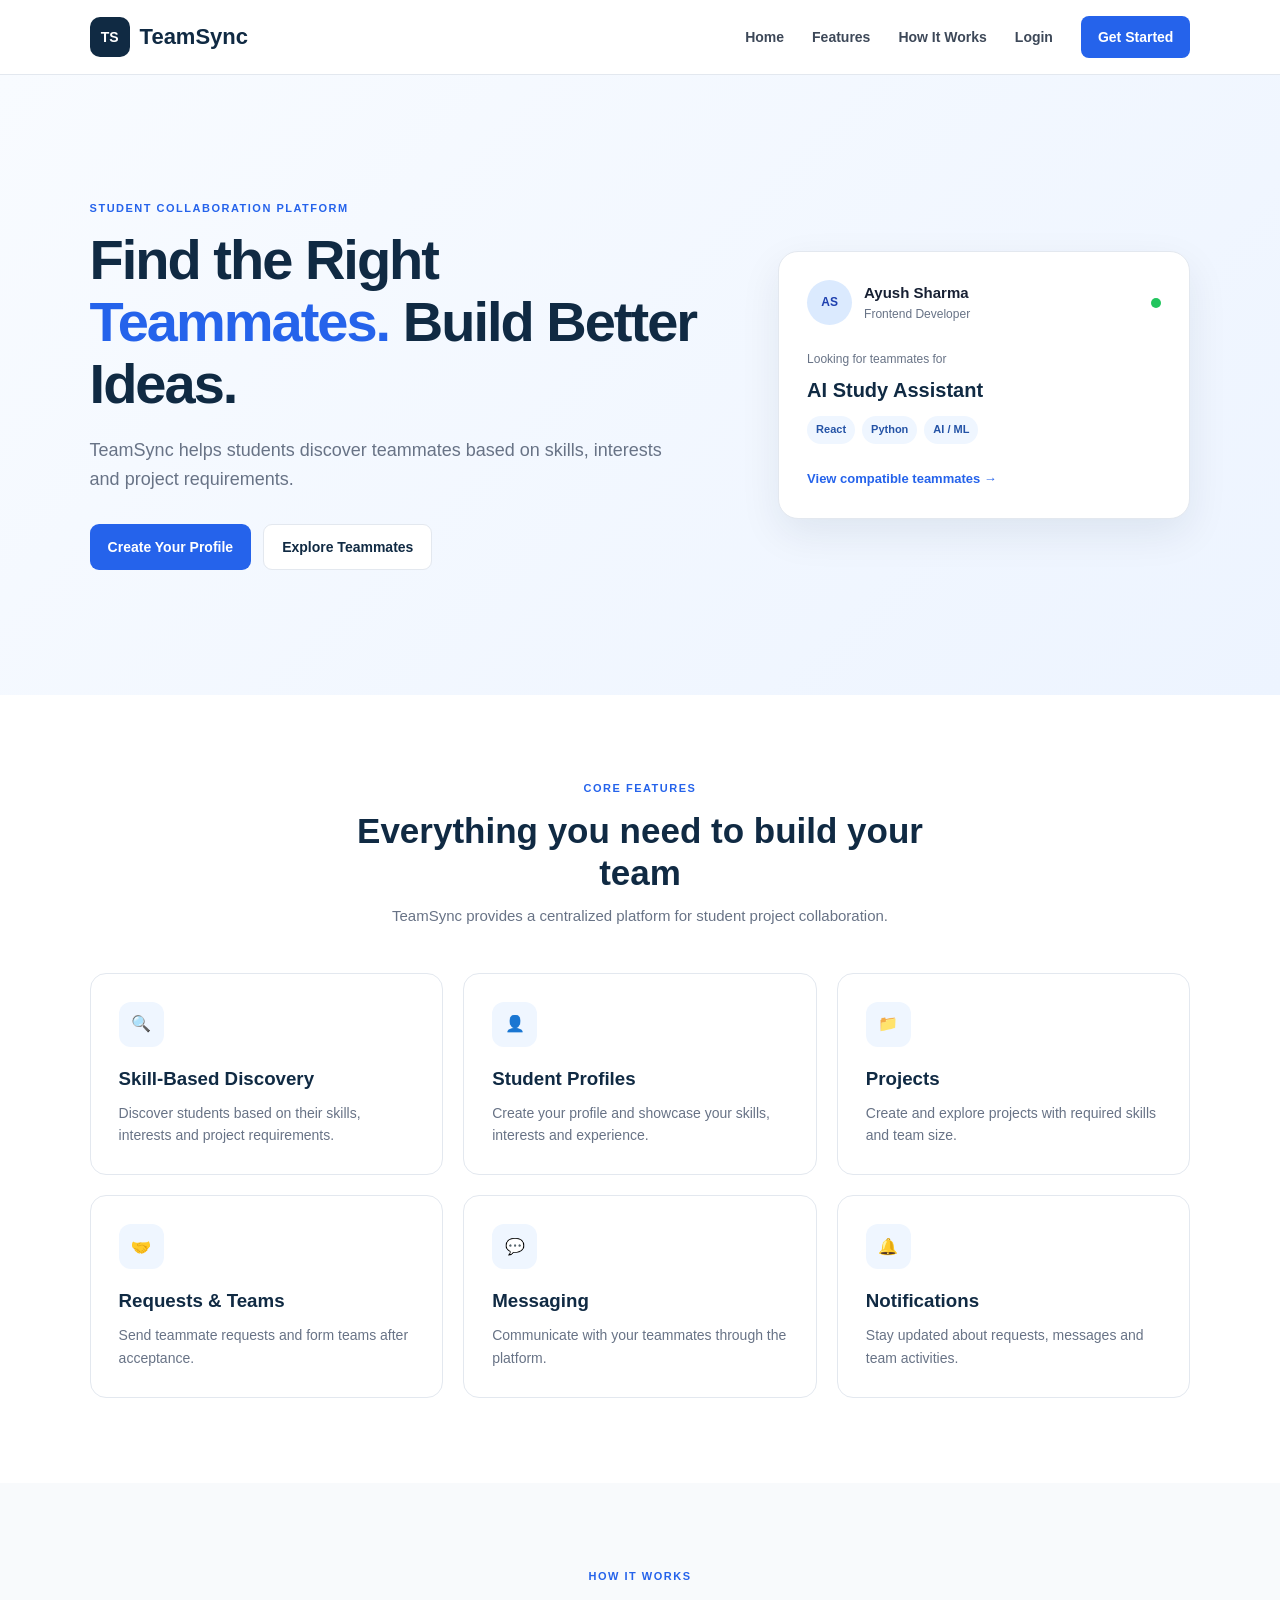
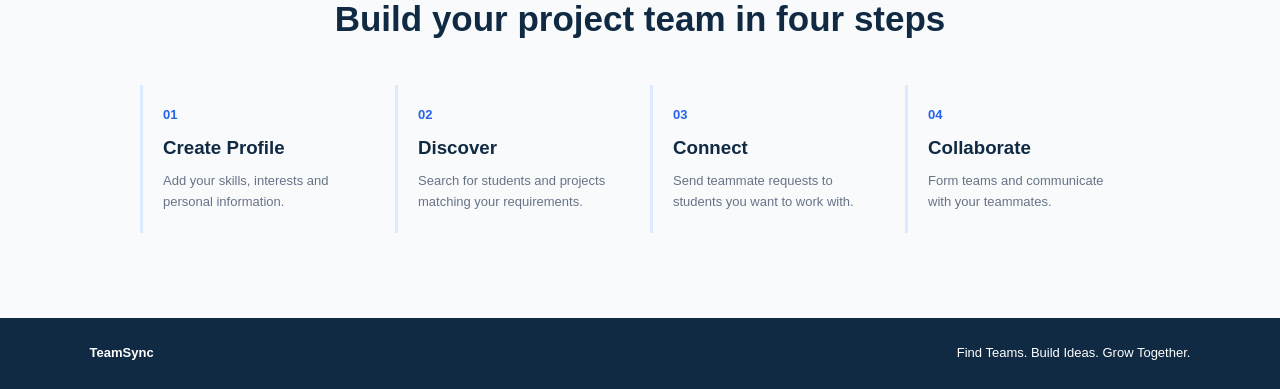
<file: index.html>
<!DOCTYPE html>
<html lang="en">

<head>
    <meta charset="UTF-8">
    <meta name="viewport" content="width=device-width, initial-scale=1.0">

    <title>TeamSync | Find Teams. Build Ideas.</title>

    <link rel="stylesheet" href="css/style.css">
</head>

<body>

    <!-- ================= NAVBAR ================= -->

    <header class="navbar">

        <div class="logo">
            <div class="logo-box">TS</div>
            <span>TeamSync</span>
        </div>

        <nav class="nav-links">
            <a href="#home">Home</a>
            <a href="#features">Features</a>
            <a href="#how-it-works">How It Works</a>
            <a href="login.html">Login</a>
            <a href="register.html" class="nav-btn">Get Started</a>
        </nav>

    </header>


    <!-- ================= HERO SECTION ================= -->

    <main>

     

<section class="hero" id="home">

    <div class="hero-content">

        <p class="small-heading">
            STUDENT COLLABORATION PLATFORM
        </p>

        <h1>
            Find the Right
            <span>Teammates.</span>
            Build Better Ideas.
        </h1>

        <p class="hero-description">
            TeamSync helps students discover teammates based on
            skills, interests and project requirements.
        </p>

        <div class="hero-buttons">

            <a href="register.html" class="primary-btn">
                Create Your Profile
            </a>

            <a href="discover.html" class="secondary-btn">
                Explore Teammates
            </a>

        </div>

    </div>




            <!-- Hero Card -->

            <div class="hero-card">

                <div class="profile-top">

                    <div class="profile-avatar">
                        AS
                    </div>

                    <div>
                        <h3>Ayush Sharma</h3>
                        <p>Frontend Developer</p>
                    </div>

                    <span class="online-dot"></span>

                </div>

                <p class="card-label">
                    Looking for teammates for
                </p>

                <h2>AI Study Assistant</h2>

                <div class="skills">

                    <span>React</span>
                    <span>Python</span>
                    <span>AI / ML</span>

                </div>

                <a href="discover.html" class="card-link">
                    View compatible teammates →
                </a>

            </div>

        </section>


        <!-- ================= FEATURES ================= -->

        <section class="section" id="features">

            <div class="section-title">

                <p class="small-heading">
                    CORE FEATURES
                </p>

                <h2>
                    Everything you need to build your team
                </h2>

                <p>
                    TeamSync provides a centralized platform for
                    student project collaboration.
                </p>

            </div>


            <div class="feature-container">

                <div class="feature-card">

                    <div class="feature-icon">
                        🔍
                    </div>

                    <h3>Skill-Based Discovery</h3>

                    <p>
                        Discover students based on their skills,
                        interests and project requirements.
                    </p>

                </div>


                <div class="feature-card">

                    <div class="feature-icon">
                        👤
                    </div>

                    <h3>Student Profiles</h3>

                    <p>
                        Create your profile and showcase your
                        skills, interests and experience.
                    </p>

                </div>


                <div class="feature-card">

                    <div class="feature-icon">
                        📁
                    </div>

                    <h3>Projects</h3>

                    <p>
                        Create and explore projects with required
                        skills and team size.
                    </p>

                </div>


                <div class="feature-card">

                    <div class="feature-icon">
                        🤝
                    </div>

                    <h3>Requests & Teams</h3>

                    <p>
                        Send teammate requests and form teams
                        after acceptance.
                    </p>

                </div>


                <div class="feature-card">

                    <div class="feature-icon">
                        💬
                    </div>

                    <h3>Messaging</h3>

                    <p>
                        Communicate with your teammates through
                        the platform.
                    </p>

                </div>


                <div class="feature-card">

                    <div class="feature-icon">
                        🔔
                    </div>

                    <h3>Notifications</h3>

                    <p>
                        Stay updated about requests, messages
                        and team activities.
                    </p>

                </div>

            </div>

        </section>


        <!-- ================= HOW IT WORKS ================= -->

        <section class="how-section" id="how-it-works">

            <div class="section-title">

                <p class="small-heading">
                    HOW IT WORKS
                </p>

                <h2>
                    Build your project team in four steps
                </h2>

            </div>


            <div class="steps-container">

                <div class="step">

                    <div class="step-number">
                        01
                    </div>

                    <h3>Create Profile</h3>

                    <p>
                        Add your skills, interests and
                        personal information.
                    </p>

                </div>


                <div class="step">

                    <div class="step-number">
                        02
                    </div>

                    <h3>Discover</h3>

                    <p>
                        Search for students and projects
                        matching your requirements.
                    </p>

                </div>


                <div class="step">

                    <div class="step-number">
                        03
                    </div>

                    <h3>Connect</h3>

                    <p>
                        Send teammate requests to students
                        you want to work with.
                    </p>

                </div>


                <div class="step">

                    <div class="step-number">
                        04
                    </div>

                    <h3>Collaborate</h3>

                    <p>
                        Form teams and communicate with
                        your teammates.
                    </p>

                </div>

            </div>

        </section>

    </main>


    <!-- ================= FOOTER ================= -->

    <footer class="footer">

        <div>
            <strong>TeamSync</strong>
        </div>

        <p>
            Find Teams. Build Ideas. Grow Together.
        </p>

    </footer>

</body>

</html>
</file>
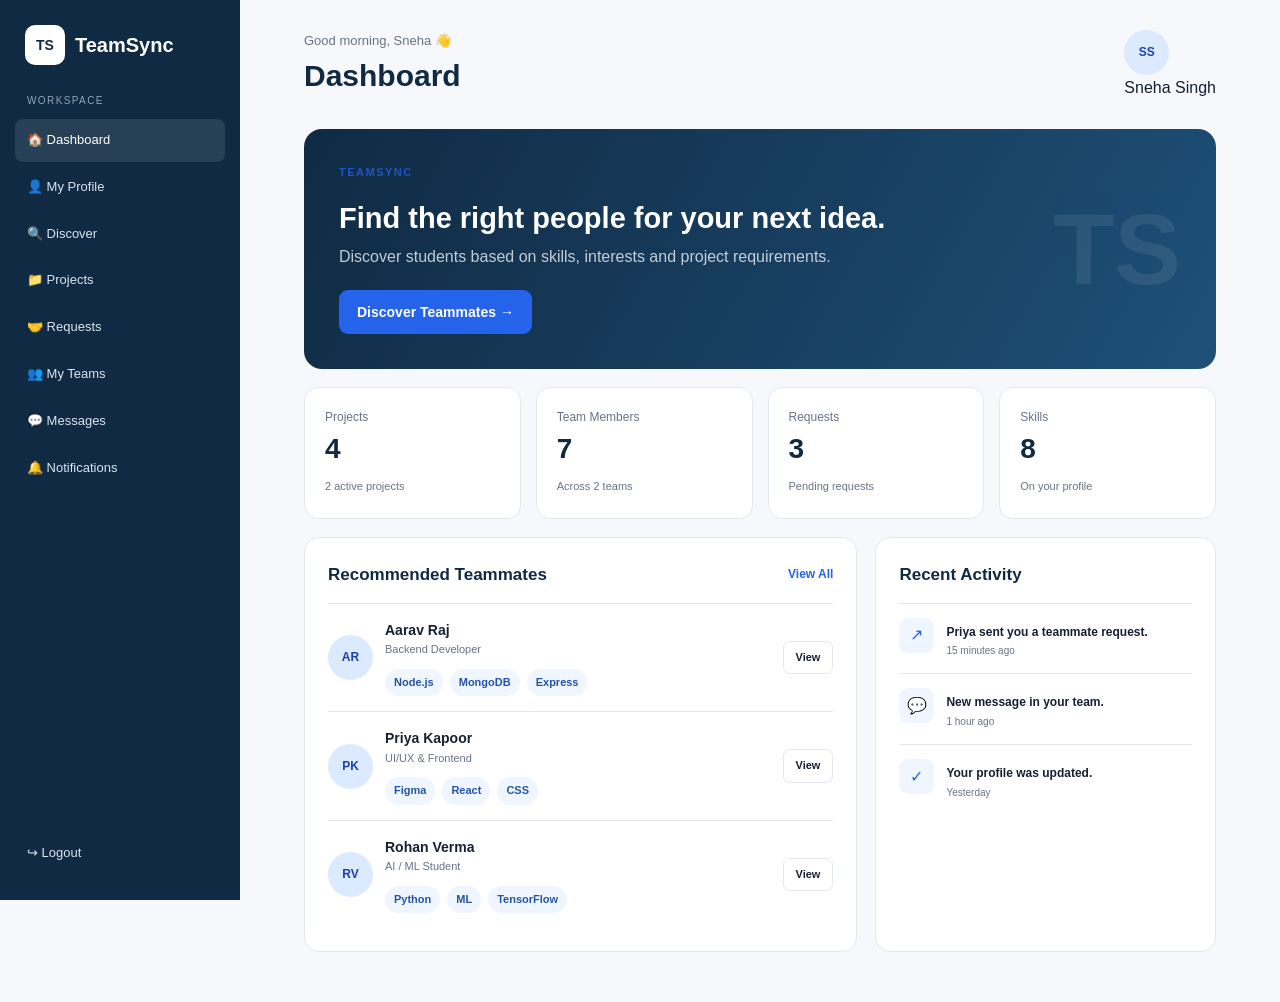
<file: dashboard.html>
<!DOCTYPE html>
<html lang="en">
    
<head>

    <meta charset="UTF-8">
    <meta name="viewport" content="width=device-width, initial-scale=1.0">

    <title>Dashboard | TeamSync</title>

    <link rel="stylesheet" href="css/style.css">

</head>

<body class="dashboard-body">


    <!-- SIDEBAR -->

    <aside class="sidebar">

        <div class="sidebar-logo">

            <div class="logo-box">
                TS
            </div>

            <span>TeamSync</span>

        </div>


        <p class="menu-title">
            WORKSPACE
        </p>


        <nav class="sidebar-menu">

            <a href="dashboard.html" class="active">
                🏠 Dashboard
            </a>

            <a href="profile.html">
                👤 My Profile
            </a>

            <a href="discover.html">
                🔍 Discover
            </a>

            <a href="projects.html">
                📁 Projects
            </a>

            <a href="requests.html">
                🤝 Requests
            </a>

            <a href="teams.html">
                👥 My Teams
            </a>

            <a href="messages.html">
                💬 Messages
            </a>

            <a href="notifications.html">
                🔔 Notifications
            </a>

        </nav>


        <div class="logout">

            <a href="index.html">
                ↪ Logout
            </a>

        </div>

    </aside>


    <!-- MAIN CONTENT -->

    <main class="dashboard-main">


        <!-- TOPBAR -->

        <header class="dashboard-header">

            <div>

                <p class="muted">
                    Good morning, Sneha 👋
                </p>

                <h1>
                    Dashboard
                </h1>

            </div>


            <a href="profile.html" class="user-profile">

                <div class="profile-avatar">
                    SS
                </div>

                <span>
                    Sneha Singh
                </span>

            </a>

        </header>


        <!-- WELCOME -->

        <section class="welcome-box">

            <div>

                <p class="small-heading">
                    TEAMSYNC
                </p>

                <h2>
                    Find the right people
                    for your next idea.
                </h2>

                <p>
                    Discover students based on skills,
                    interests and project requirements.
                </p>

                <a href="discover.html" class="primary-btn">
                    Discover Teammates →
                </a>

            </div>


            <div class="welcome-decoration">
                TS
            </div>

        </section>


        <!-- STATISTICS -->

        <section class="dashboard-stats">

            <div class="stat-card">

                <p>Projects</p>

                <h2>4</h2>

                <span>
                    2 active projects
                </span>

            </div>


            <div class="stat-card">

                <p>Team Members</p>

                <h2>7</h2>

                <span>
                    Across 2 teams
                </span>

            </div>


            <div class="stat-card">

                <p>Requests</p>

                <h2>3</h2>

                <span>
                    Pending requests
                </span>

            </div>


            <div class="stat-card">

                <p>Skills</p>

                <h2>8</h2>

                <span>
                    On your profile
                </span>

            </div>

        </section>


        <!-- DASHBOARD CONTENT -->

        <section class="dashboard-grid">


            <!-- RECOMMENDED -->

            <div class="dashboard-card">

                <div class="card-header">

                    <h2>
                        Recommended Teammates
                    </h2>

                    <a href="discover.html">
                        View All
                    </a>

                </div>


                <div class="student-row">

                    <div class="profile-avatar">
                        AR
                    </div>

                    <div class="student-info">

                        <h3>Aarav Raj</h3>

                        <p>Backend Developer</p>

                        <div class="skills">

                            <span>Node.js</span>
                            <span>MongoDB</span>
                            <span>Express</span>

                        </div>

                    </div>

                    <a href="discover.html" class="small-btn">
                        View
                    </a>

                </div>


                <div class="student-row">

                    <div class="profile-avatar">
                        PK
                    </div>

                    <div class="student-info">

                        <h3>Priya Kapoor</h3>

                        <p>UI/UX & Frontend</p>

                        <div class="skills">

                            <span>Figma</span>
                            <span>React</span>
                            <span>CSS</span>

                        </div>

                    </div>

                    <a href="discover.html" class="small-btn">
                        View
                    </a>

                </div>


                <div class="student-row">

                    <div class="profile-avatar">
                        RV
                    </div>

                    <div class="student-info">

                        <h3>Rohan Verma</h3>

                        <p>AI / ML Student</p>

                        <div class="skills">

                            <span>Python</span>
                            <span>ML</span>
                            <span>TensorFlow</span>

                        </div>

                    </div>

                    <a href="discover.html" class="small-btn">
                        View
                    </a>

                </div>

            </div>


            <!-- ACTIVITY -->

            <div class="dashboard-card">

                <div class="card-header">

                    <h2>
                        Recent Activity
                    </h2>

                </div>


                <div class="activity-item">

                    <div class="activity-icon">
                        ↗
                    </div>

                    <div>

                        <strong>
                            Priya sent you a teammate request.
                        </strong>

                        <p>
                            15 minutes ago
                        </p>

                    </div>

                </div>


                <div class="activity-item">

                    <div class="activity-icon">
                        💬
                    </div>

                    <div>

                        <strong>
                            New message in your team.
                        </strong>

                        <p>
                            1 hour ago
                        </p>

                    </div>

                </div>


                <div class="activity-item">

                    <div class="activity-icon">
                        ✓
                    </div>

                    <div>

                        <strong>
                            Your profile was updated.
                        </strong>

                        <p>
                            Yesterday
                        </p>

                    </div>

                </div>

            </div>

        </section>

    </main>

</body>

</html>
</file>
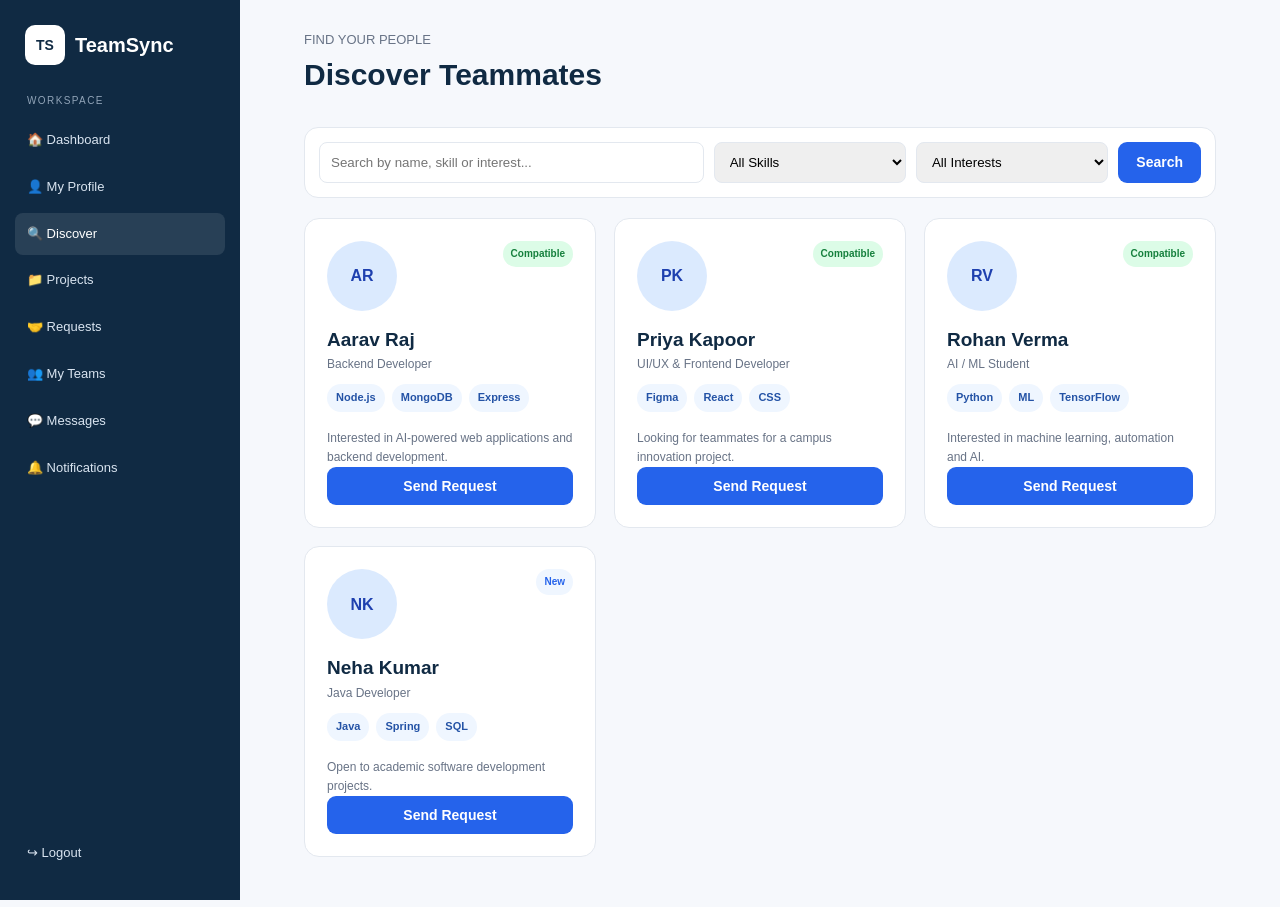
<file: discover.html>
<!DOCTYPE html>
<html lang="en">

<head>

    <meta charset="UTF-8">
    <meta name="viewport" content="width=device-width, initial-scale=1.0">

    <title>Discover | TeamSync</title>

    <link rel="stylesheet" href="css/style.css">

</head>

<body class="dashboard-body">


    <aside class="sidebar">

        <div class="sidebar-logo">

            <div class="logo-box">TS</div>

            <span>TeamSync</span>

        </div>

        <p class="menu-title">WORKSPACE</p>

        <nav class="sidebar-menu">

            <a href="dashboard.html">🏠 Dashboard</a>
            <a href="profile.html">👤 My Profile</a>
            <a href="discover.html" class="active">🔍 Discover</a>
            <a href="projects.html">📁 Projects</a>
            <a href="requests.html">🤝 Requests</a>
            <a href="teams.html">👥 My Teams</a>
            <a href="messages.html">💬 Messages</a>
            <a href="notifications.html">🔔 Notifications</a>

        </nav>

        <div class="logout">
            <a href="index.html">↪ Logout</a>
        </div>

    </aside>


    <main class="dashboard-main">

        <header class="dashboard-header">

            <div>

                <p class="muted">
                    FIND YOUR PEOPLE
                </p>

                <h1>
                    Discover Teammates
                </h1>

            </div>

        </header>


        <!-- SEARCH -->

        <div class="search-container">

            <input
                type="text"
                placeholder="Search by name, skill or interest..."
            >

            <select>

                <option>All Skills</option>
                <option>React</option>
                <option>Java</option>
                <option>Python</option>
                <option>Node.js</option>

            </select>


            <select>

                <option>All Interests</option>
                <option>AI / ML</option>
                <option>Web Development</option>
                <option>Cybersecurity</option>

            </select>


            <button class="primary-btn">
                Search
            </button>

        </div>


        <!-- STUDENTS -->

        <section class="student-grid">


            <div class="student-card">

                <div class="student-card-top">

                    <div class="large-avatar">
                        AR
                    </div>

                    <span class="compatible">
                        Compatible
                    </span>

                </div>


                <h2>
                    Aarav Raj
                </h2>

                <p>
                    Backend Developer
                </p>


                <div class="skills">

                    <span>Node.js</span>
                    <span>MongoDB</span>
                    <span>Express</span>

                </div>


                <p class="student-description">
                    Interested in AI-powered web applications
                    and backend development.
                </p>


                <button class="primary-btn full-btn">
                    Send Request
                </button>

            </div>


            <div class="student-card">

                <div class="student-card-top">

                    <div class="large-avatar">
                        PK
                    </div>

                    <span class="compatible">
                        Compatible
                    </span>

                </div>


                <h2>
                    Priya Kapoor
                </h2>

                <p>
                    UI/UX & Frontend Developer
                </p>


                <div class="skills">

                    <span>Figma</span>
                    <span>React</span>
                    <span>CSS</span>

                </div>


                <p class="student-description">
                    Looking for teammates for a campus
                    innovation project.
                </p>


                <button class="primary-btn full-btn">
                    Send Request
                </button>

            </div>


            <div class="student-card">

                <div class="student-card-top">

                    <div class="large-avatar">
                        RV
                    </div>

                    <span class="compatible">
                        Compatible
                    </span>

                </div>


                <h2>
                    Rohan Verma
                </h2>

                <p>
                    AI / ML Student
                </p>


                <div class="skills">

                    <span>Python</span>
                    <span>ML</span>
                    <span>TensorFlow</span>

                </div>


                <p class="student-description">
                    Interested in machine learning,
                    automation and AI.
                </p>


                <button class="primary-btn full-btn">
                    Send Request
                </button>

            </div>


            <div class="student-card">

                <div class="student-card-top">

                    <div class="large-avatar">
                        NK
                    </div>

                    <span class="new-label">
                        New
                    </span>

                </div>


                <h2>
                    Neha Kumar
                </h2>

                <p>
                    Java Developer
                </p>


                <div class="skills">

                    <span>Java</span>
                    <span>Spring</span>
                    <span>SQL</span>

                </div>


                <p class="student-description">
                    Open to academic software development
                    projects.
                </p>


                <button class="primary-btn full-btn">
                    Send Request
                </button>

            </div>

        </section>

    </main>

</body>

</html>
</file>
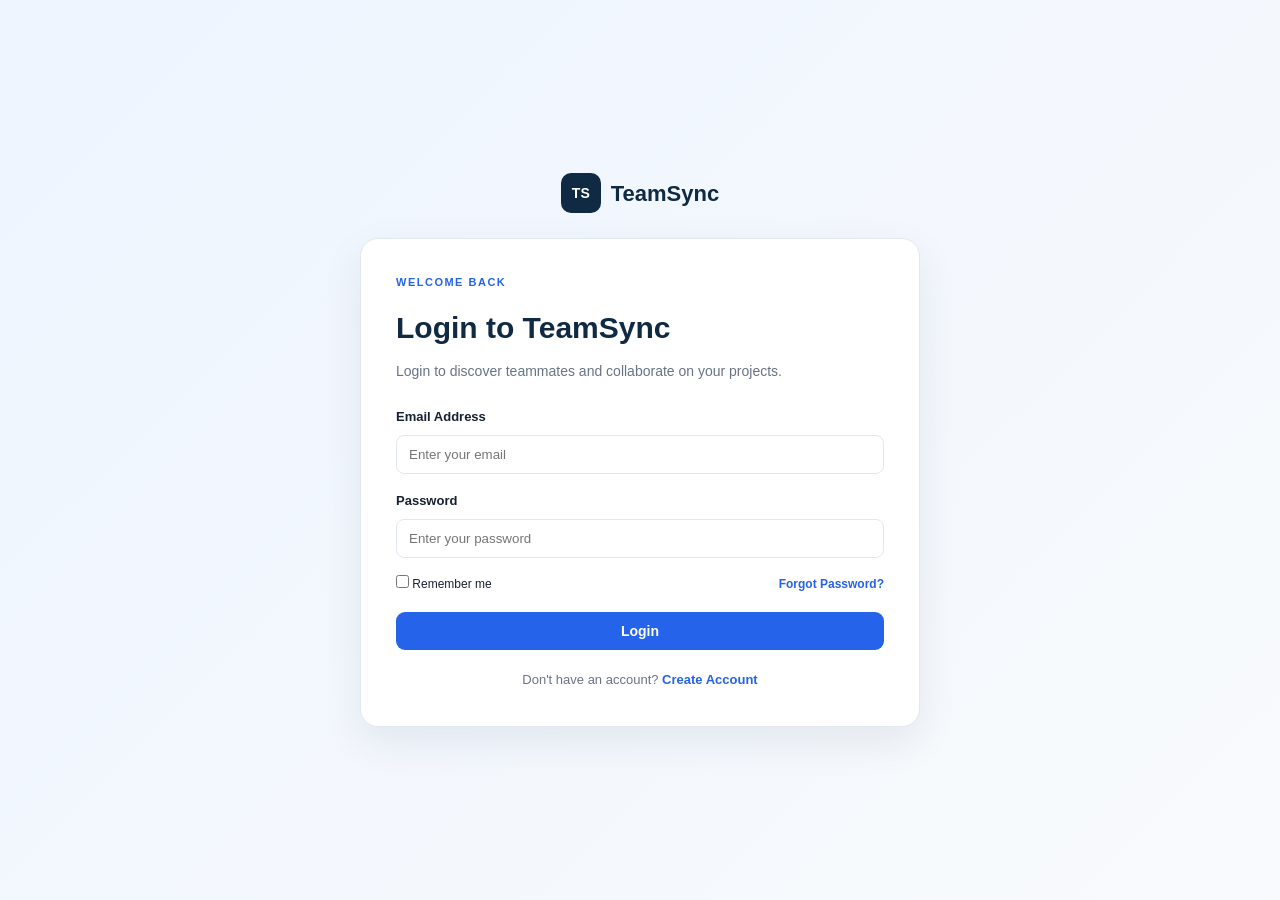
<file: login.html>
<!DOCTYPE html>
<html lang="en">

<head>

    <meta charset="UTF-8">
    <meta name="viewport" content="width=device-width, initial-scale=1.0">

    <title>Login | TeamSync</title>

    <link rel="stylesheet" href="css/style.css">

</head>

<body class="auth-page">

    <div class="auth-container">

        <a href="index.html" class="auth-logo">
            <div class="logo-box">TS</div>
            TeamSync
        </a>


        <div class="auth-card">

            <p class="small-heading">
                WELCOME BACK
            </p>

            <h1>Login to TeamSync</h1>

            <p class="auth-description">
                Login to discover teammates and collaborate
                on your projects.
            </p>


            <form action="dashboard.html">

                <div class="form-group">

                    <label>Email Address</label>

                    <input
                        type="email"
                        placeholder="Enter your email"
                        required
                    >

                </div>


                <div class="form-group">

                    <label>Password</label>

                    <input
                        type="password"
                        placeholder="Enter your password"
                        required
                    >

                </div>


                <div class="form-options">

                    <label>
                        <input type="checkbox">
                        Remember me
                    </label>

                    <a href="#">
                        Forgot Password?
                    </a>

                </div>


                <button type="submit" class="primary-btn full-btn">
                    Login
                </button>

            </form>


            <p class="auth-bottom">
                Don't have an account?
                <a href="register.html">Create Account</a>
            </p>

        </div>

    </div>

</body>

</html>
</file>
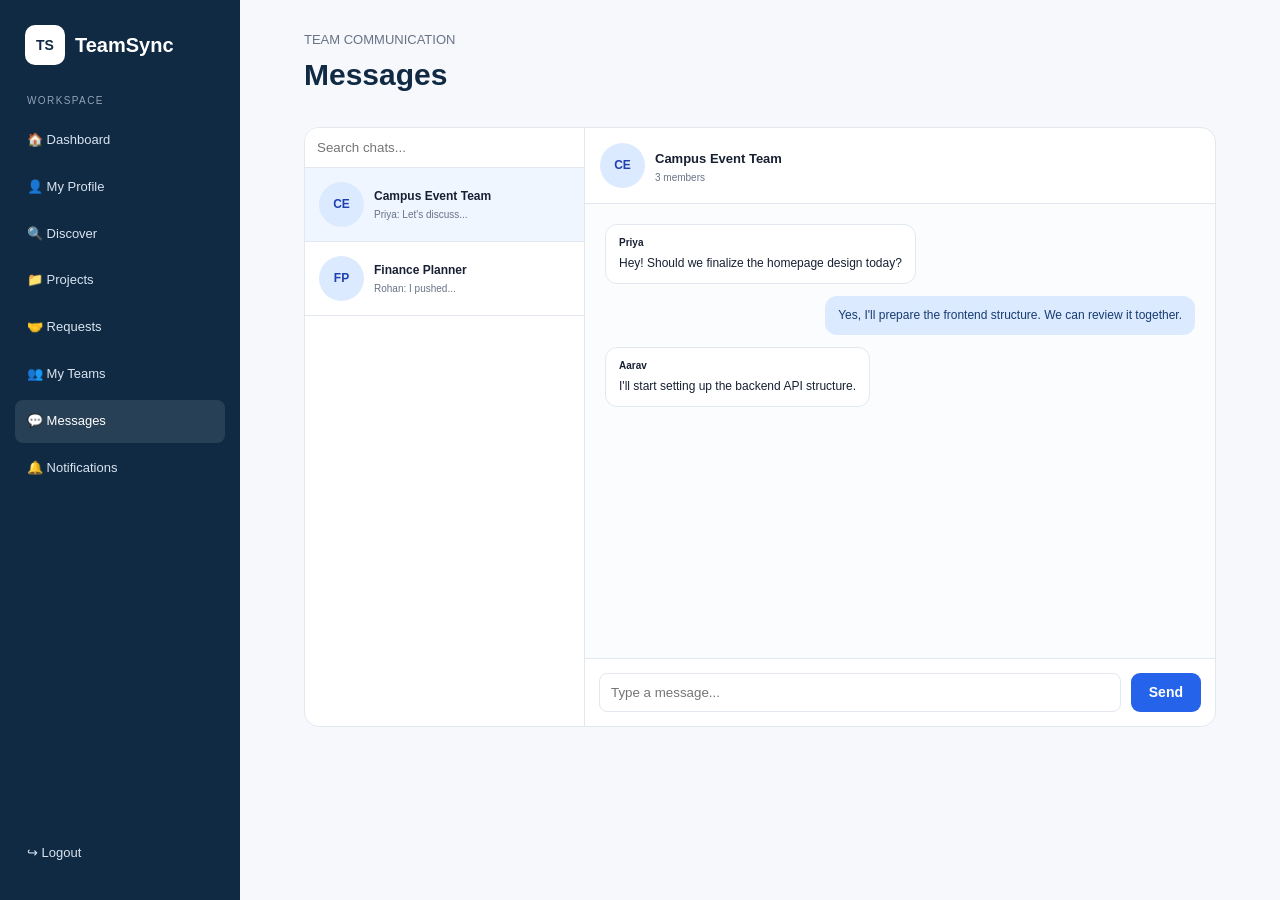
<file: messages.html>
<!DOCTYPE html>
<html lang="en">

<head>

    <meta charset="UTF-8">
    <meta name="viewport" content="width=device-width, initial-scale=1.0">

    <title>Messages | TeamSync</title>

    <link rel="stylesheet" href="css/style.css">

</head>

<body class="dashboard-body">

    <aside class="sidebar">

        <div class="sidebar-logo">
            <div class="logo-box">TS</div>
            <span>TeamSync</span>
        </div>

        <p class="menu-title">WORKSPACE</p>

        <nav class="sidebar-menu">

            <a href="dashboard.html">🏠 Dashboard</a>
            <a href="profile.html">👤 My Profile</a>
            <a href="discover.html">🔍 Discover</a>
            <a href="projects.html">📁 Projects</a>
            <a href="requests.html">🤝 Requests</a>
            <a href="teams.html">👥 My Teams</a>

            <a href="messages.html" class="active">
                💬 Messages
            </a>

            <a href="notifications.html">🔔 Notifications</a>

        </nav>

        <div class="logout">
            <a href="index.html">↪ Logout</a>
        </div>

    </aside>


    <main class="dashboard-main">

        <header class="dashboard-header">

            <div>

                <p class="muted">
                    TEAM COMMUNICATION
                </p>

                <h1>
                    Messages
                </h1>

            </div>

        </header>


        <section class="chat-container">


            <!-- CHAT LIST -->

            <aside class="chat-list">

                <input
                    type="text"
                    placeholder="Search chats..."
                >


                <div class="chat-user active">

                    <div class="profile-avatar">
                        CE
                    </div>

                    <div>

                        <strong>
                            Campus Event Team
                        </strong>

                        <p>
                            Priya: Let's discuss...
                        </p>

                    </div>

                </div>


                <div class="chat-user">

                    <div class="profile-avatar">
                        FP
                    </div>

                    <div>

                        <strong>
                            Finance Planner
                        </strong>

                        <p>
                            Rohan: I pushed...
                        </p>

                    </div>

                </div>

            </aside>


            <!-- CHAT WINDOW -->

            <section class="chat-window">


                <div class="chat-header">

                    <div class="profile-avatar">
                        CE
                    </div>

                    <div>

                        <strong>
                            Campus Event Team
                        </strong>

                        <p>
                            3 members
                        </p>

                    </div>

                </div>


                <div class="messages">


                    <div class="message received">

                        <small>Priya</small>

                        Hey! Should we finalize
                        the homepage design today?

                    </div>


                    <div class="message sent">

                        Yes, I'll prepare the frontend
                        structure. We can review it together.

                    </div>


                    <div class="message received">

                        <small>Aarav</small>

                        I'll start setting up the
                        backend API structure.

                    </div>


                </div>


                <form class="message-form">

                    <input
                        type="text"
                        placeholder="Type a message..."
                    >

                    <button class="primary-btn">
                        Send
                    </button>

                </form>

            </section>

        </section>

    </main>

</body>

</html>
</file>
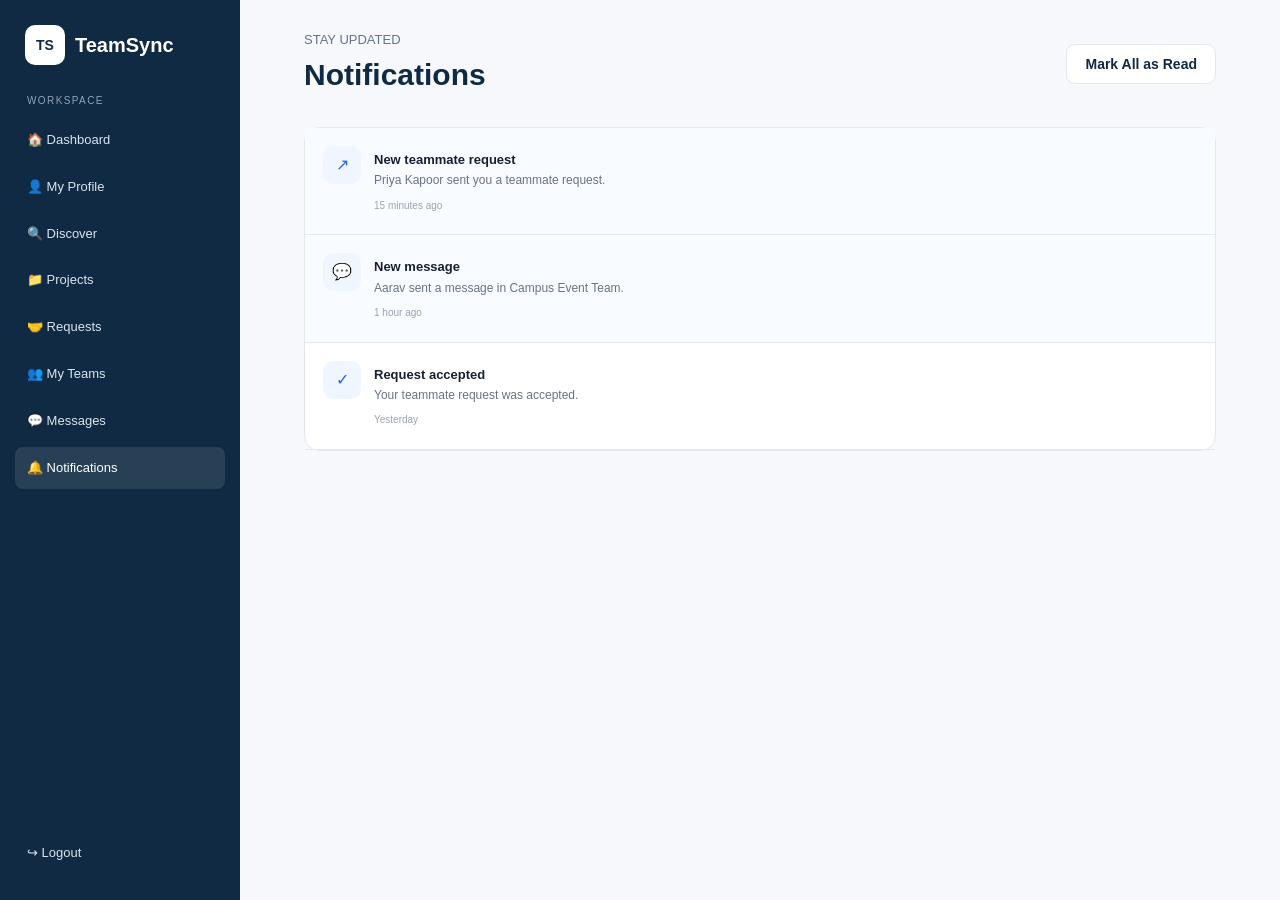
<file: notifications.html>
<!DOCTYPE html>
<html lang="en">

<head>

    <meta charset="UTF-8">
    <meta name="viewport" content="width=device-width, initial-scale=1.0">

    <title>Notifications | TeamSync</title>

    <link rel="stylesheet" href="css/style.css">

</head>

<body class="dashboard-body">

    <aside class="sidebar">

        <div class="sidebar-logo">
            <div class="logo-box">TS</div>
            <span>TeamSync</span>
        </div>

        <p class="menu-title">WORKSPACE</p>

        <nav class="sidebar-menu">

            <a href="dashboard.html">🏠 Dashboard</a>
            <a href="profile.html">👤 My Profile</a>
            <a href="discover.html">🔍 Discover</a>
            <a href="projects.html">📁 Projects</a>
            <a href="requests.html">🤝 Requests</a>
            <a href="teams.html">👥 My Teams</a>
            

            <a href="messages.html">💬 Messages</a>

            <a href="notifications.html" class="active">
                🔔 Notifications
            </a>

        </nav>

        <div class="logout">
            <a href="index.html">↪ Logout</a>
        </div>

    </aside>


    <main class="dashboard-main">

        <header class="dashboard-header">

            <div>

                <p class="muted">
                    STAY UPDATED
                </p>

                <h1>
                    Notifications
                </h1>

            </div>

            <button class="secondary-btn">
                Mark All as Read
            </button>

        </header>


        <div class="dashboard-card notification-list">


            <div class="notification unread">

                <div class="notification-icon">
                    ↗
                </div>

                <div>

                    <strong>
                        New teammate request
                    </strong>

                    <p>
                        Priya Kapoor sent you a teammate request.
                    </p>

                    <small>
                        15 minutes ago
                    </small>

                </div>

            </div>


            <div class="notification unread">

                <div class="notification-icon">
                    💬
                </div>

                <div>

                    <strong>
                        New message
                    </strong>

                    <p>
                        Aarav sent a message in
                        Campus Event Team.
                    </p>

                    <small>
                        1 hour ago
                    </small>

                </div>

            </div>


            <div class="notification">

                <div class="notification-icon">
                    ✓
                </div>

                <div>

                    <strong>
                        Request accepted
                    </strong>

                    <p>
                        Your teammate request was accepted.
                    </p>

                    <small>
                        Yesterday
                    </small>

                </div>

            </div>

        </div>

    </main>

</body>

</html>
</file>
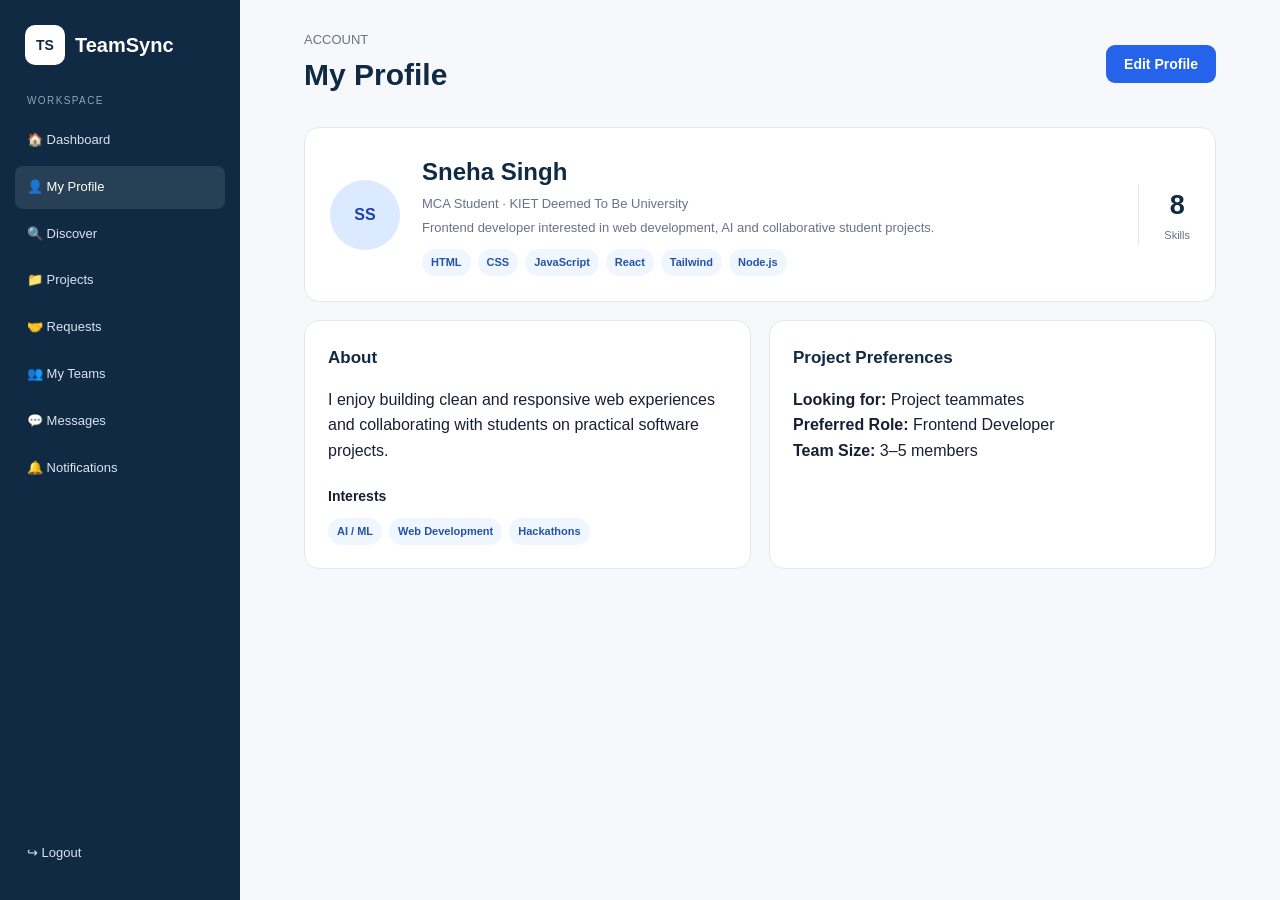
<file: profile.html>
<!DOCTYPE html>
<html lang="en">

<head>

    <meta charset="UTF-8">
    <meta name="viewport" content="width=device-width, initial-scale=1.0">

    <title>My Profile | TeamSync</title>

    <link rel="stylesheet" href="css/style.css">

</head>

<body class="dashboard-body">


    <!-- SIDEBAR -->

    <aside class="sidebar">

        <div class="sidebar-logo">

            <div class="logo-box">TS</div>

            <span>TeamSync</span>

        </div>


        <p class="menu-title">
            WORKSPACE
        </p>


        <nav class="sidebar-menu">

            <a href="dashboard.html">🏠 Dashboard</a>

            <a href="profile.html" class="active">
                👤 My Profile
            </a>

            <a href="discover.html">🔍 Discover</a>

            <a href="projects.html">📁 Projects</a>

            <a href="requests.html">🤝 Requests</a>

            <a href="teams.html">👥 My Teams</a>

            <a href="messages.html">💬 Messages</a>

            <a href="notifications.html">🔔 Notifications</a>

        </nav>


        <div class="logout">

            <a href="index.html">
                ↪ Logout
            </a>

        </div>

    </aside>


    <!-- MAIN -->

    <main class="dashboard-main">

        <header class="dashboard-header">

            <div>

                <p class="muted">
                    ACCOUNT
                </p>

                <h1>
                    My Profile
                </h1>

            </div>

            <button class="primary-btn">
                Edit Profile
            </button>

        </header>


        <!-- PROFILE HEADER -->

        <section class="profile-card">

            <div class="large-avatar">
                SS
            </div>


            <div class="profile-details">

                <h2>
                    Sneha Singh
                </h2>

                <p>
                    MCA Student · KIET Deemed To Be University
                </p>

                <p class="muted">
                    Frontend developer interested in web development,
                    AI and collaborative student projects.
                </p>


                <div class="skills">

                    <span>HTML</span>
                    <span>CSS</span>
                    <span>JavaScript</span>
                    <span>React</span>
                    <span>Tailwind</span>
                    <span>Node.js</span>

                </div>

            </div>


            <div class="profile-number">

                <h2>8</h2>

                <p>Skills</p>

            </div>

        </section>


        <!-- ABOUT -->

        <section class="two-column">


            <div class="dashboard-card">

                <div class="card-header">

                    <h2>
                        About
                    </h2>

                </div>

                <p>
                    I enjoy building clean and responsive web
                    experiences and collaborating with students
                    on practical software projects.
                </p>


                <h3 class="sub-heading">
                    Interests
                </h3>

                <div class="skills">

                    <span>AI / ML</span>
                    <span>Web Development</span>
                    <span>Hackathons</span>

                </div>

            </div>


            <div class="dashboard-card">

                <div class="card-header">

                    <h2>
                        Project Preferences
                    </h2>

                </div>

                <p>
                    <strong>Looking for:</strong>
                    Project teammates
                </p>

                <p>
                    <strong>Preferred Role:</strong>
                    Frontend Developer
                </p>

                <p>
                    <strong>Team Size:</strong>
                    3–5 members
                </p>

            </div>

        </section>

    </main>

</body>

</html>
</file>
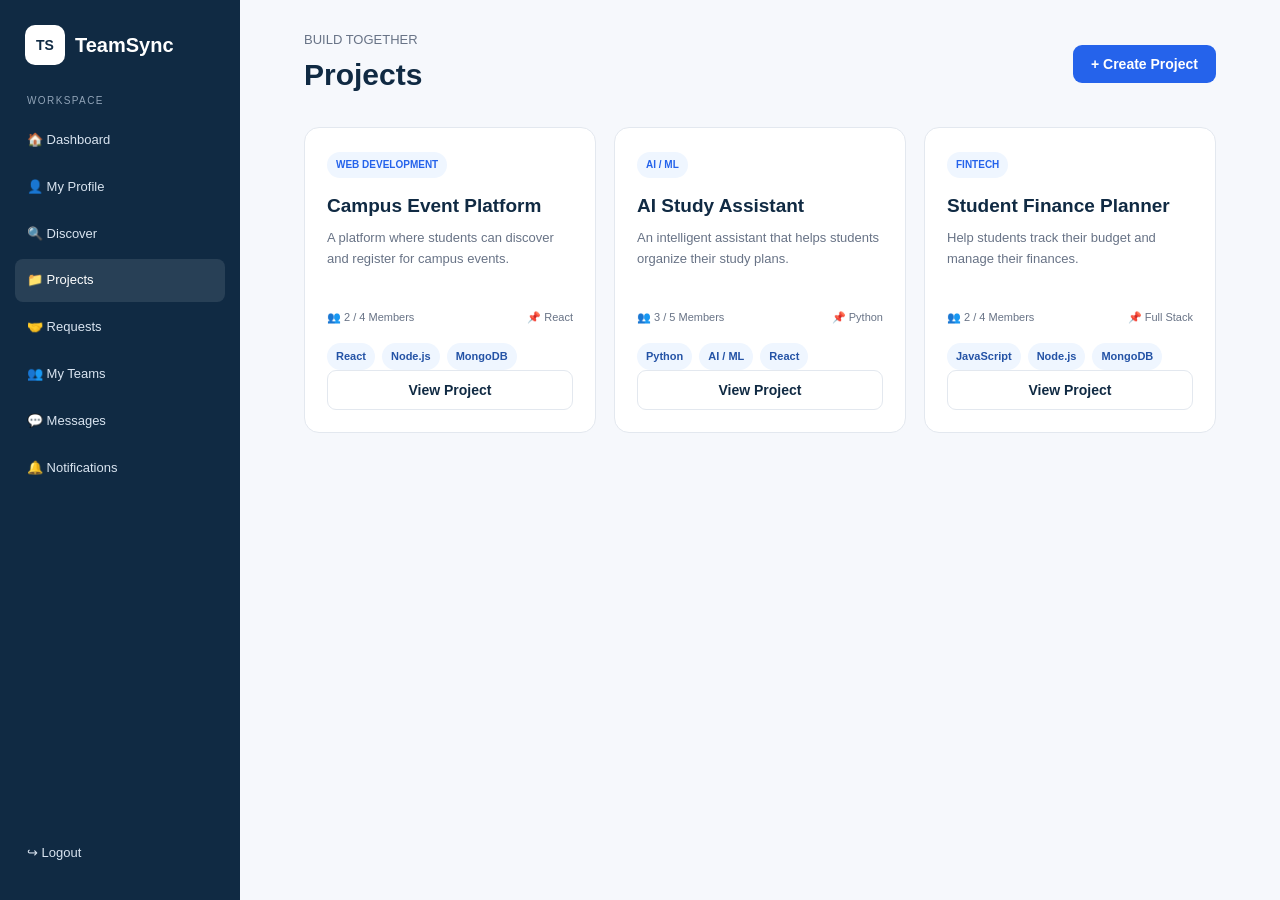
<file: projects.html>
<!DOCTYPE html>
<html lang="en">

<head>

    <meta charset="UTF-8">
    <meta name="viewport" content="width=device-width, initial-scale=1.0">

    <title>Projects | TeamSync</title>

    <link rel="stylesheet" href="css/style.css">

</head>

<body class="dashboard-body">


    <aside class="sidebar">

        <div class="sidebar-logo">

            <div class="logo-box">TS</div>

            <span>TeamSync</span>

        </div>

        <p class="menu-title">WORKSPACE</p>

        <nav class="sidebar-menu">

            <a href="dashboard.html">🏠 Dashboard</a>
            <a href="profile.html">👤 My Profile</a>
            <a href="discover.html">🔍 Discover</a>
            <a href="projects.html" class="active">📁 Projects</a>
            <a href="requests.html">🤝 Requests</a>
            <a href="teams.html">👥 My Teams</a>
            <a href="messages.html">💬 Messages</a>
            <a href="notifications.html">🔔 Notifications</a>

        </nav>

        <div class="logout">
            <a href="index.html">↪ Logout</a>
        </div>

    </aside>


    <main class="dashboard-main">

        <header class="dashboard-header">

            <div>

                <p class="muted">
                    BUILD TOGETHER
                </p>

                <h1>
                    Projects
                </h1>

            </div>


            <button class="primary-btn">
                + Create Project
            </button>

        </header>


        <section class="project-grid">


            <div class="project-card">

                <span class="project-category">
                    WEB DEVELOPMENT
                </span>

                <h2>
                    Campus Event Platform
                </h2>

                <p>
                    A platform where students can discover
                    and register for campus events.
                </p>


                <div class="project-info">

                    <span>👥 2 / 4 Members</span>

                    <span>📌 React</span>

                </div>


                <div class="skills">

                    <span>React</span>
                    <span>Node.js</span>
                    <span>MongoDB</span>

                </div>


                <button class="secondary-btn full-btn">
                    View Project
                </button>

            </div>


            <div class="project-card">

                <span class="project-category">
                    AI / ML
                </span>

                <h2>
                    AI Study Assistant
                </h2>

                <p>
                    An intelligent assistant that helps students
                    organize their study plans.
                </p>


                <div class="project-info">

                    <span>👥 3 / 5 Members</span>

                    <span>📌 Python</span>

                </div>


                <div class="skills">

                    <span>Python</span>
                    <span>AI / ML</span>
                    <span>React</span>

                </div>


                <button class="secondary-btn full-btn">
                    View Project
                </button>

            </div>


            <div class="project-card">

                <span class="project-category">
                    FINTECH
                </span>

                <h2>
                    Student Finance Planner
                </h2>

                <p>
                    Help students track their budget and
                    manage their finances.
                </p>


                <div class="project-info">

                    <span>👥 2 / 4 Members</span>

                    <span>📌 Full Stack</span>

                </div>


                <div class="skills">

                    <span>JavaScript</span>
                    <span>Node.js</span>
                    <span>MongoDB</span>

                </div>


                <button class="secondary-btn full-btn">
                    View Project
                </button>

            </div>

        </section>

    </main>

</body>

</html>
</file>
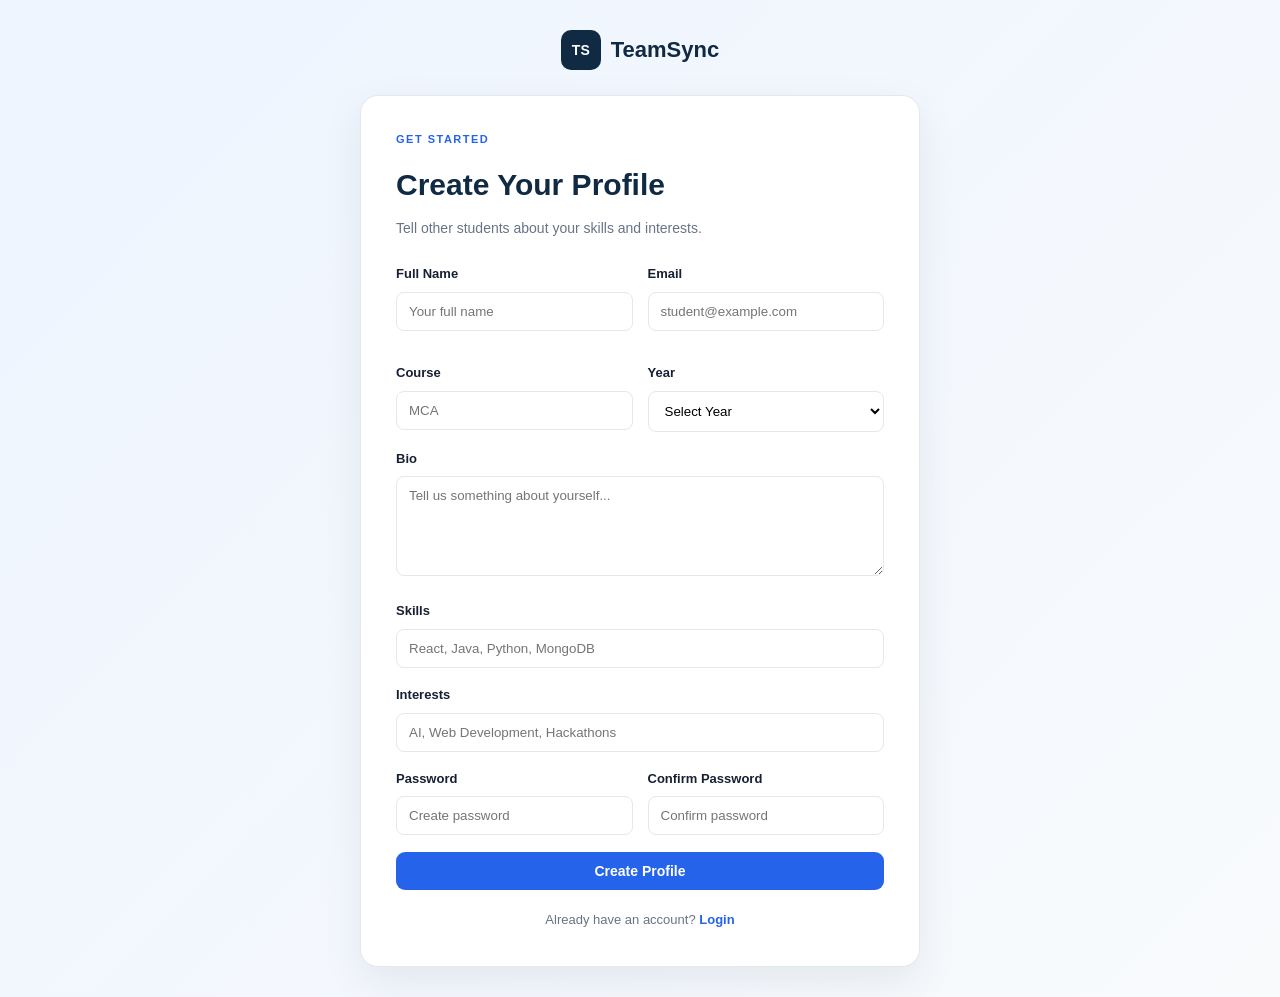
<file: register.html>
<!DOCTYPE html>
<html lang="en">

<head>

    <meta charset="UTF-8">
    <meta name="viewport" content="width=device-width, initial-scale=1.0">

    <title>Create Profile | TeamSync</title>

    <link rel="stylesheet" href="css/style.css">

</head>

<body class="auth-page">

    <div class="auth-container register-container">

        <a href="index.html" class="auth-logo">
            <div class="logo-box">TS</div>
            TeamSync
        </a>


        <div class="auth-card">

            <p class="small-heading">
                GET STARTED
            </p>

            <h1>Create Your Profile</h1>

            <p class="auth-description">
                Tell other students about your skills and interests.
            </p>


            <form action="dashboard.html">

                <div class="form-two-columns">

                    <div class="form-group">

                        <label>Full Name</label>

                        <input
                            type="text"
                            placeholder="Your full name"
                            required
                        >

                    </div>


                    <div class="form-group">

                        <label>Email</label>

                        <input
                            type="email"
                            placeholder="student@example.com"
                            required
                        >

                    </div>


                    <div class="form-group">

                        <label>Course</label>

                        <input
                            type="text"
                            placeholder="MCA"
                        >

                    </div>


                    <div class="form-group">

                        <label>Year</label>

                        <select>

                            <option>Select Year</option>
                            <option>1st Year</option>
                            <option>2nd Year</option>
                            <option>3rd Year</option>

                        </select>

                    </div>

                </div>


                <div class="form-group">

                    <label>Bio</label>

                    <textarea
                        placeholder="Tell us something about yourself..."
                    ></textarea>

                </div>


                <div class="form-group">

                    <label>Skills</label>

                    <input
                        type="text"
                        placeholder="React, Java, Python, MongoDB"
                    >

                </div>


                <div class="form-group">

                    <label>Interests</label>

                    <input
                        type="text"
                        placeholder="AI, Web Development, Hackathons"
                    >

                </div>


                <div class="form-two-columns">

                    <div class="form-group">

                        <label>Password</label>

                        <input
                            type="password"
                            placeholder="Create password"
                            required
                        >

                    </div>


                    <div class="form-group">

                        <label>Confirm Password</label>

                        <input
                            type="password"
                            placeholder="Confirm password"
                            required
                        >

                    </div>

                </div>


                <button
                    type="submit"
                    class="primary-btn full-btn"
                >
                    Create Profile
                </button>

            </form>


            <p class="auth-bottom">

                Already have an account?

                <a href="login.html">
                    Login
                </a>

            </p>

        </div>

    </div>

</body>

</html>
</file>
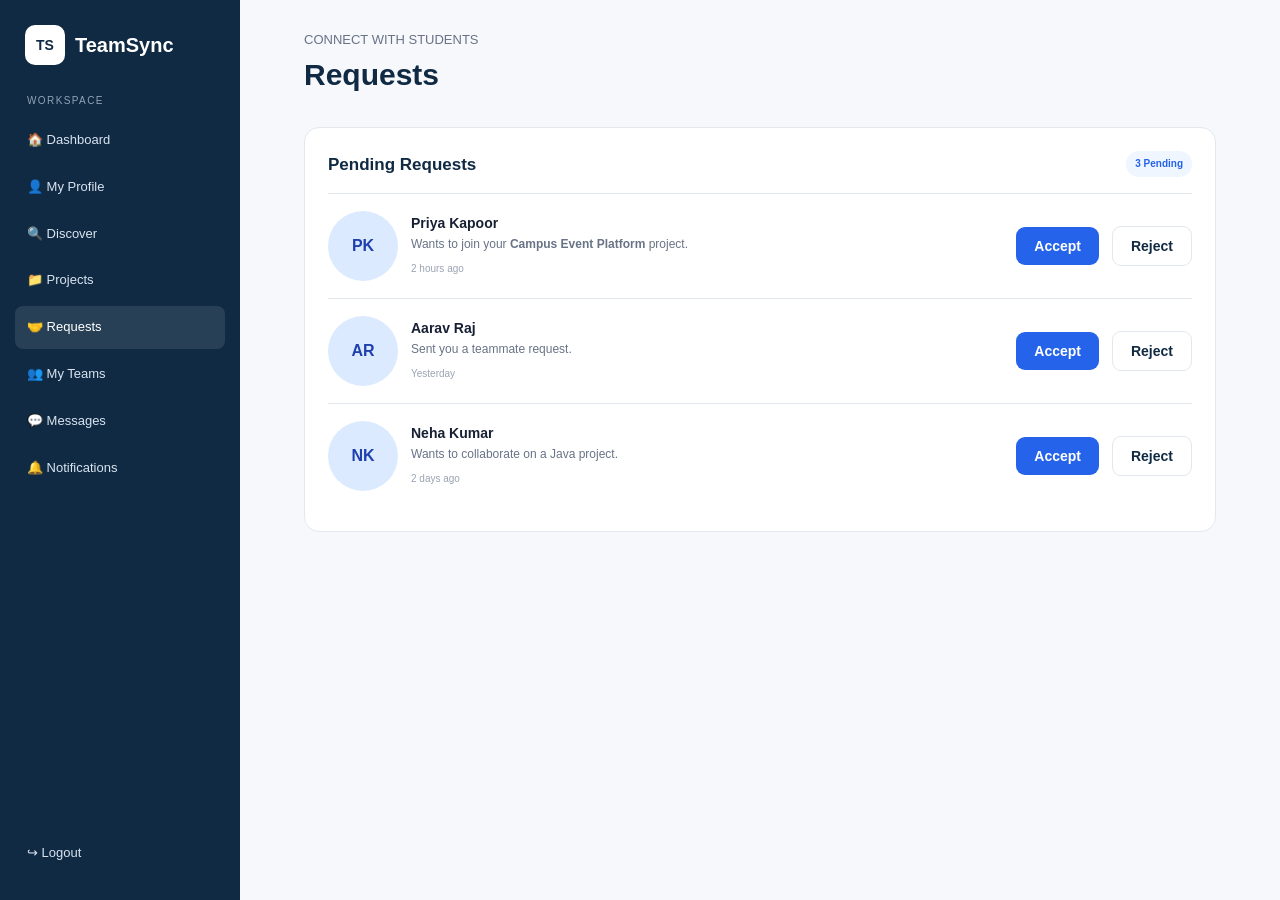
<file: requests.html>
<!DOCTYPE html>
<html lang="en">

<head>

    <meta charset="UTF-8">
    <meta name="viewport" content="width=device-width, initial-scale=1.0">

    <title>Requests | TeamSync</title>

    <link rel="stylesheet" href="css/style.css">

</head>

<body class="dashboard-body">

    <aside class="sidebar">

        <div class="sidebar-logo">
            <div class="logo-box">TS</div>
            <span>TeamSync</span>
        </div>

        <p class="menu-title">WORKSPACE</p>

        <nav class="sidebar-menu">

            <a href="dashboard.html">🏠 Dashboard</a>
            <a href="profile.html">👤 My Profile</a>
            <a href="discover.html">🔍 Discover</a>
            <a href="projects.html">📁 Projects</a>

            <a href="requests.html" class="active">
                🤝 Requests
            </a>

            <a href="teams.html">👥 My Teams</a>
            <a href="messages.html">💬 Messages</a>
            <a href="notifications.html">🔔 Notifications</a>

        </nav>

        <div class="logout">
            <a href="index.html">↪ Logout</a>
        </div>

    </aside>


    <main class="dashboard-main">

        <header class="dashboard-header">

            <div>

                <p class="muted">
                    CONNECT WITH STUDENTS
                </p>

                <h1>
                    Requests
                </h1>

            </div>

        </header>


        <div class="dashboard-card">

            <div class="card-header">

                <h2>
                    Pending Requests
                </h2>

                <span class="request-count">
                    3 Pending
                </span>

            </div>


            <div class="request-row">

                <div class="large-avatar">
                    PK
                </div>

                <div class="request-info">

                    <h3>
                        Priya Kapoor
                    </h3>

                    <p>
                        Wants to join your
                        <strong>Campus Event Platform</strong>
                        project.
                    </p>

                    <small>
                        2 hours ago
                    </small>

                </div>

                <button class="primary-btn">
                    Accept
                </button>

                <button class="secondary-btn">
                    Reject
                </button>

            </div>


            <div class="request-row">

                <div class="large-avatar">
                    AR
                </div>

                <div class="request-info">

                    <h3>
                        Aarav Raj
                    </h3>

                    <p>
                        Sent you a teammate request.
                    </p>

                    <small>
                        Yesterday
                    </small>

                </div>

                <button class="primary-btn">
                    Accept
                </button>

                <button class="secondary-btn">
                    Reject
                </button>

            </div>


            <div class="request-row">

                <div class="large-avatar">
                    NK
                </div>

                <div class="request-info">

                    <h3>
                        Neha Kumar
                    </h3>

                    <p>
                        Wants to collaborate on a Java project.
                    </p>

                    <small>
                        2 days ago
                    </small>

                </div>

                <button class="primary-btn">
                    Accept
                </button>

                <button class="secondary-btn">
                    Reject
                </button>

            </div>

        </div>

    </main>

</body>

</html>
</file>
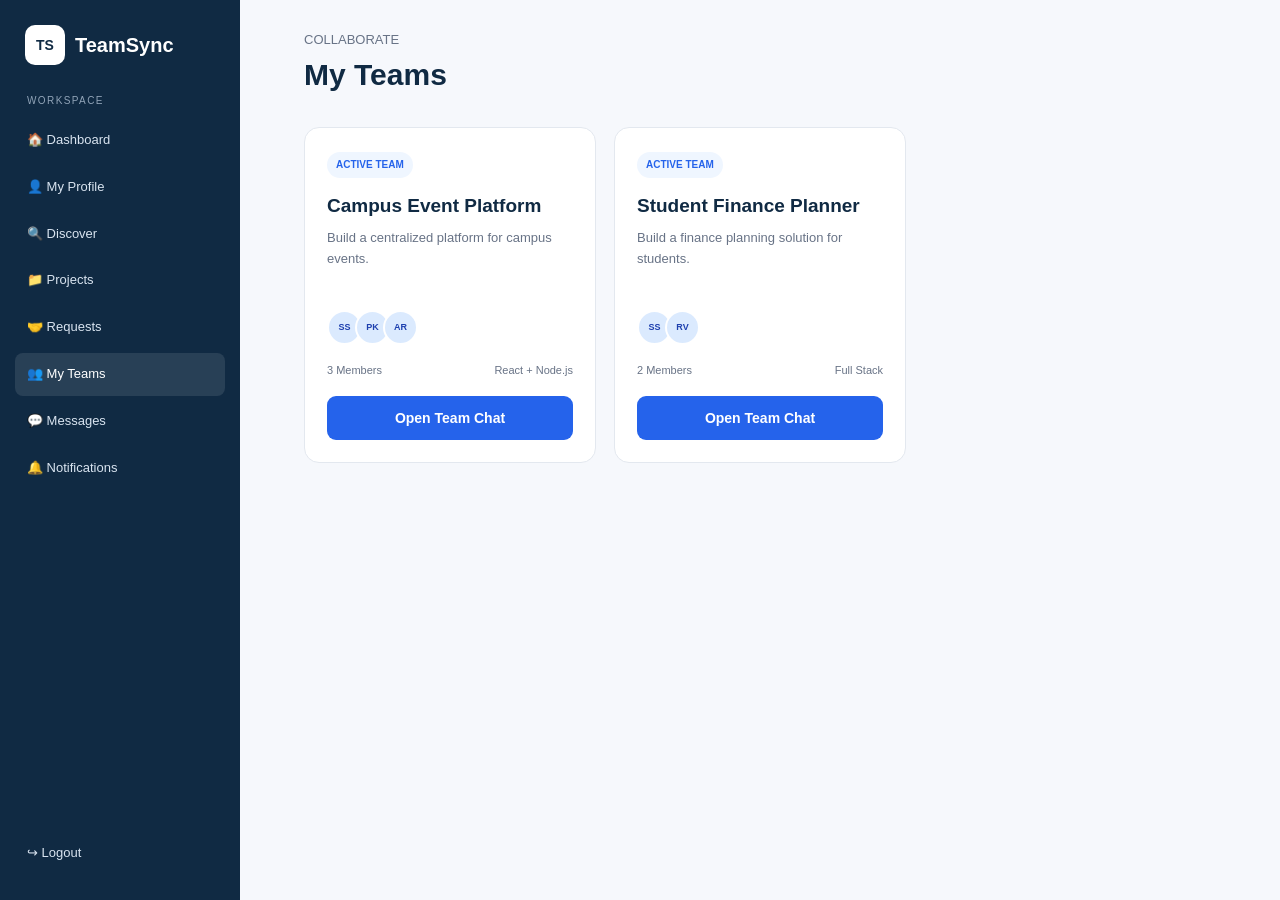
<file: teams.html>
<!DOCTYPE html>
<html lang="en">

<head>

    <meta charset="UTF-8">
    <meta name="viewport" content="width=device-width, initial-scale=1.0">

    <title>My Teams | TeamSync</title>

    <link rel="stylesheet" href="css/style.css">

</head>

<body class="dashboard-body">

    <aside class="sidebar">

        <div class="sidebar-logo">
            <div class="logo-box">TS</div>
            <span>TeamSync</span>
        </div>

        <p class="menu-title">WORKSPACE</p>

        <nav class="sidebar-menu">

            <a href="dashboard.html">🏠 Dashboard</a>
            <a href="profile.html">👤 My Profile</a>
            <a href="discover.html">🔍 Discover</a>
            <a href="projects.html">📁 Projects</a>
            <a href="requests.html">🤝 Requests</a>

            <a href="teams.html" class="active">
                👥 My Teams
            </a>

            <a href="messages.html">💬 Messages</a>
            <a href="notifications.html">🔔 Notifications</a>

        </nav>

        <div class="logout">
            <a href="index.html">↪ Logout</a>
        </div>

    </aside>


    <main class="dashboard-main">

        <header class="dashboard-header">

            <div>

                <p class="muted">
                    COLLABORATE
                </p>

                <h1>
                    My Teams
                </h1>

            </div>

        </header>


        <section class="project-grid">


            <div class="project-card">

                <span class="project-category">
                    ACTIVE TEAM
                </span>

                <h2>
                    Campus Event Platform
                </h2>

                <p>
                    Build a centralized platform for
                    campus events.
                </p>


                <div class="team-members">

                    <span>SS</span>
                    <span>PK</span>
                    <span>AR</span>

                </div>


                <div class="project-info">

                    <span>3 Members</span>

                    <span>React + Node.js</span>

                </div>


                <a href="messages.html"
                   class="primary-btn full-btn">
                    Open Team Chat
                </a>

            </div>


            <div class="project-card">

                <span class="project-category">
                    ACTIVE TEAM
                </span>

                <h2>
                    Student Finance Planner
                </h2>

                <p>
                    Build a finance planning solution
                    for students.
                </p>


                <div class="team-members">

                    <span>SS</span>
                    <span>RV</span>

                </div>


                <div class="project-info">

                    <span>2 Members</span>

                    <span>Full Stack</span>

                </div>


                <a href="messages.html"
                   class="primary-btn full-btn">
                    Open Team Chat
                </a>

            </div>

        </section>

    </main>

</body>

</html>
</file>
<file: css/style.css>
/* =====================================================
   TEAMSYNC
   MAIN CSS FILE
   ===================================================== */


/* ================= GLOBAL ================= */

* {
    margin: 0;
    padding: 0;
    box-sizing: border-box;
}


html {
    scroll-behavior: smooth;
}


body {
    font-family: Arial, Helvetica, sans-serif;
    color: #172033;
    background-color: #f6f8fc;
    line-height: 1.6;
}


a {
    text-decoration: none;
    color: inherit;
}


button,
input,
textarea,
select {
    font-family: inherit;
}


button {
    cursor: pointer;
}


:root {

    --primary: #2563eb;
    --primary-dark: #1d4ed8;

    --dark: #102a43;

    --text: #172033;

    --muted: #687386;

    --background: #f6f8fc;

    --white: #ffffff;

    --border: #e3e8ef;

    --light-blue: #eff6ff;

}


/* ================= LOGO ================= */

.logo {
    display: flex;
    align-items: center;
    gap: 10px;

    font-size: 22px;
    font-weight: bold;

    color: var(--dark);
}


.logo-box {
    width: 40px;
    height: 40px;

    display: flex;
    justify-content: center;
    align-items: center;

    background-color: var(--dark);
    color: white;

    border-radius: 10px;

    font-size: 14px;
    font-weight: bold;
}


/* ================= NAVBAR ================= */

.navbar {
    height: 75px;

    padding: 0 7%;

    background-color: white;

    display: flex;
    justify-content: space-between;
    align-items: center;

    border-bottom: 1px solid var(--border);

    position: sticky;
    top: 0;
    z-index: 100;
}


.nav-links {
    display: flex;
    align-items: center;

    gap: 28px;
}


.nav-links a {
    font-size: 14px;
    font-weight: 600;

    color: #3d4858;
}


.nav-links a:hover {
    color: var(--primary);
}


.nav-btn {
    background-color: var(--primary);

    color: white !important;

    padding: 10px 17px;

    border-radius: 8px;
}


/* ================= BUTTONS ================= */

.primary-btn,
.secondary-btn {

    display: inline-flex;

    justify-content: center;
    align-items: center;

    padding: 11px 18px;

    border-radius: 9px;

    font-size: 14px;
    font-weight: bold;

    border: none;

    transition: 0.2s;
}


.primary-btn {
    background-color: var(--primary);
    color: white;
}


.primary-btn:hover {
    background-color: var(--primary-dark);
}


.secondary-btn {
    background-color: white;

    color: var(--dark);

    border: 1px solid var(--border);
}


.secondary-btn:hover {
    background-color: #f8fafc;
}


.full-btn {
    width: 100%;
}


/* ================= HERO ================= */

.hero {

    min-height: 620px;

    padding: 80px 7%;

    display: grid;

    grid-template-columns: 1.2fr 0.8fr;

    gap: 70px;

    align-items: center;

    background:
        linear-gradient(
            135deg,
            #f8fbff,
            #edf4ff
        );
}


.hero-content {
    max-width: 700px;
}


.small-heading {

    color: var(--primary);

    font-size: 11px;

    font-weight: bold;

    letter-spacing: 1.5px;

    margin-bottom: 12px;
}


.hero h1 {

    color: var(--dark);

    font-size: 56px;

    line-height: 1.1;

    letter-spacing: -2px;
}


.hero h1 span {
    color: var(--primary);
}


.hero-description {

    color: var(--muted);

    font-size: 18px;

    max-width: 600px;

    margin: 22px 0 30px;
}


.hero-buttons {

    display: flex;

    gap: 12px;

    flex-wrap: wrap;
}


/* ================= HERO CARD ================= */

.hero-card {

    background-color: white;

    padding: 28px;

    border: 1px solid var(--border);

    border-radius: 20px;

    box-shadow:
        0 15px 40px
        rgba(15, 41, 66, 0.08);

}


.profile-top {

    display: flex;

    align-items: center;

    gap: 12px;

    margin-bottom: 25px;
}


.profile-avatar {

    width: 45px;
    height: 45px;

    display: flex;

    justify-content: center;
    align-items: center;

    border-radius: 50%;

    background-color: #dbeafe;

    color: #1e40af;

    font-size: 12px;

    font-weight: bold;
}


.profile-top h3 {
    font-size: 15px;
}


.profile-top p {

    font-size: 12px;

    color: var(--muted);
}


.online-dot {

    width: 10px;
    height: 10px;

    background-color: #22c55e;

    border-radius: 50%;

    margin-left: auto;
}


.card-label {

    color: var(--muted);

    font-size: 12px;
}


.hero-card h2 {

    color: var(--dark);

    font-size: 20px;

    margin-top: 5px;
}


/* ================= SKILLS ================= */

.skills {

    display: flex;

    flex-wrap: wrap;

    gap: 7px;

    margin-top: 10px;
}


.skills span {

    background-color: var(--light-blue);

    color: #2453a6;

    padding: 5px 9px;

    border-radius: 20px;

    font-size: 11px;

    font-weight: bold;
}


.card-link {

    display: block;

    color: var(--primary);

    font-size: 13px;

    font-weight: bold;

    margin-top: 25px;
}


/* ================= SECTIONS ================= */

.section {

    padding: 85px 7%;

    background-color: white;
}


.section-title {

    text-align: center;

    max-width: 650px;

    margin: 0 auto 45px;
}


.section-title h2 {

    color: var(--dark);

    font-size: 35px;

    line-height: 1.2;

    margin-bottom: 10px;
}


.section-title > p:last-child {

    color: var(--muted);

    font-size: 15px;
}


/* ================= FEATURES ================= */

.feature-container {

    display: grid;

    grid-template-columns:
        repeat(3, 1fr);

    gap: 20px;
}


.feature-card {

    padding: 28px;

    background-color: white;

    border: 1px solid var(--border);

    border-radius: 16px;

    transition: 0.2s;
}


.feature-card:hover {

    transform: translateY(-4px);

    box-shadow:
        0 12px 30px
        rgba(15, 41, 66, 0.08);
}


.feature-icon {

    width: 45px;
    height: 45px;

    display: flex;

    justify-content: center;
    align-items: center;

    background-color: var(--light-blue);

    border-radius: 12px;

    margin-bottom: 17px;
}


.feature-card h3 {

    color: var(--dark);

    margin-bottom: 8px;
}


.feature-card p {

    color: var(--muted);

    font-size: 14px;
}


/* ================= HOW IT WORKS ================= */

.how-section {

    padding: 85px 7%;

    background-color: #f8fafc;
}


.steps-container {

    max-width: 1000px;

    margin: auto;

    display: grid;

    grid-template-columns:
        repeat(4, 1fr);

    gap: 20px;
}


.step {

    padding: 20px;

    border-left: 3px solid #dbeafe;
}


.step-number {

    color: var(--primary);

    font-weight: bold;

    font-size: 13px;
}


.step h3 {

    color: var(--dark);

    margin: 8px 0;
}


.step p {

    color: var(--muted);

    font-size: 13px;
}


/* ================= FOOTER ================= */

.footer {

    padding: 25px 7%;

    background-color: var(--dark);

    color: white;

    display: flex;

    justify-content: space-between;

    font-size: 13px;
}


/* ================= AUTH PAGE ================= */

.auth-page {

    min-height: 100vh;

    display: flex;

    justify-content: center;
    align-items: center;

    padding: 30px;

    background:
        linear-gradient(
            135deg,
            #eef5ff,
            #f8fafc
        );
}


.auth-container {

    width: 100%;

    max-width: 560px;
}


.auth-logo {

    display: flex;

    justify-content: center;
    align-items: center;

    gap: 10px;

    font-size: 22px;

    font-weight: bold;

    color: var(--dark);

    margin-bottom: 25px;
}


.auth-card {

    background-color: white;

    border: 1px solid var(--border);

    border-radius: 18px;

    padding: 35px;

    box-shadow:
        0 15px 40px
        rgba(15, 41, 66, 0.08);
}


.auth-card h1 {

    color: var(--dark);

    font-size: 30px;

    margin-bottom: 8px;
}


.auth-description {

    color: var(--muted);

    font-size: 14px;

    margin-bottom: 25px;
}


.form-group {

    margin-bottom: 17px;
}


.form-group label {

    display: block;

    font-size: 13px;

    font-weight: bold;

    margin-bottom: 7px;
}


.form-group input,
.form-group textarea,
.form-group select {

    width: 100%;

    padding: 11px 12px;

    border: 1px solid var(--border);

    border-radius: 8px;

    outline: none;

    background-color: white;
}


.form-group textarea {

    min-height: 100px;

    resize: vertical;
}


.form-group input:focus,
.form-group textarea:focus,
.form-group select:focus {

    border-color: #93c5fd;

    box-shadow:
        0 0 0 3px #dbeafe;
}


.form-options {

    display: flex;

    justify-content: space-between;

    align-items: center;

    font-size: 12px;

    margin-bottom: 18px;
}


.form-options a {

    color: var(--primary);

    font-weight: bold;
}


.auth-bottom {

    text-align: center;

    color: var(--muted);

    font-size: 13px;

    margin-top: 20px;
}


.auth-bottom a {

    color: var(--primary);

    font-weight: bold;
}


.form-two-columns {

    display: grid;

    grid-template-columns:
        1fr 1fr;

    gap: 15px;
}


/* ================= DASHBOARD ================= */

.dashboard-body {

    min-height: 100vh;

    display: flex;

    background-color: var(--background);
}


/* ================= SIDEBAR ================= */

.sidebar {

    width: 240px;

    min-height: 100vh;

    background-color: var(--dark);

    color: white;

    padding: 25px 15px;

    position: fixed;

    left: 0;
    top: 0;
    bottom: 0;

    display: flex;

    flex-direction: column;
}


.sidebar-logo {

    display: flex;

    align-items: center;

    gap: 10px;

    font-size: 20px;

    font-weight: bold;

    padding: 0 10px 28px;
}


.sidebar-logo .logo-box {

    background-color: white;

    color: var(--dark);
}


.menu-title {

    color: #91a4b8;

    font-size: 10px;

    letter-spacing: 1.4px;

    padding: 0 12px 10px;
}


.sidebar-menu {

    display: flex;

    flex-direction: column;

    gap: 4px;
}


.sidebar-menu a {

    padding: 11px 12px;

    border-radius: 8px;

    color: #d9e4f0;

    font-size: 13px;
}


.sidebar-menu a:hover,
.sidebar-menu a.active {

    background-color:
        rgba(255,255,255,0.1);

    color: white;
}


.logout {

    margin-top: auto;
}


.logout a {

    display: block;

    padding: 11px 12px;

    color: #d9e4f0;

    font-size: 13px;
}


/* ================= MAIN DASHBOARD ================= */

.dashboard-main {

    margin-left: 240px;

    width: calc(100% - 240px);

    padding: 30px 5% 50px;
}


.dashboard-header {

    display: flex;

    justify-content: space-between;

    align-items: center;

    margin-bottom: 28px;
}


.dashboard-header h1 {

    color: var(--dark);

    font-size: 30px;
}


.muted {

    color: var(--muted);

    font-size: 13px;
}


/* ================= WELCOME BOX ================= */

.welcome-box {

    background:
        linear-gradient(
            120deg,
            #102a43,
            #1e5078
        );

    color: white;

    border-radius: 18px;

    padding: 35px;

    display: flex;

    justify-content: space-between;

    overflow: hidden;
}


.welcome-box h2 {

    max-width: 580px;

    font-size: 29px;

    line-height: 1.2;

    margin-bottom: 8px;
}


.welcome-box p {

    opacity: 0.75;

    margin-bottom: 20px;
}


.welcome-decoration {

    font-size: 100px;

    font-weight: bold;

    opacity: 0.08;

    align-self: center;
}


/* ================= STATS ================= */

.dashboard-stats {

    display: grid;

    grid-template-columns:
        repeat(4, 1fr);

    gap: 15px;

    margin: 18px 0;
}


.stat-card {

    background-color: white;

    border: 1px solid var(--border);

    border-radius: 14px;

    padding: 20px;
}


.stat-card p {

    color: var(--muted);

    font-size: 12px;
}


.stat-card h2 {

    color: var(--dark);

    font-size: 28px;
}


.stat-card span {

    color: var(--muted);

    font-size: 11px;
}


/* ================= DASHBOARD GRID ================= */

.dashboard-grid {

    display: grid;

    grid-template-columns:
        1.3fr 0.8fr;

    gap: 18px;
}


.dashboard-card {

    background-color: white;

    border: 1px solid var(--border);

    border-radius: 15px;

    padding: 23px;
}


.card-header {

    display: flex;

    justify-content: space-between;

    align-items: center;

    margin-bottom: 15px;
}


.card-header h2 {

    color: var(--dark);

    font-size: 17px;
}


.card-header a {

    color: var(--primary);

    font-size: 12px;

    font-weight: bold;
}


/* ================= STUDENT ROW ================= */

.student-row {

    display: flex;

    align-items: center;

    gap: 12px;

    padding: 15px 0;

    border-top: 1px solid var(--border);
}


.student-info {

    flex: 1;
}


.student-info h3 {

    font-size: 14px;
}


.student-info p {

    color: var(--muted);

    font-size: 11px;
}


.small-btn {

    border: 1px solid var(--border);

    padding: 7px 12px;

    border-radius: 7px;

    font-size: 11px;

    font-weight: bold;
}


/* ================= ACTIVITY ================= */

.activity-item {

    display: flex;

    gap: 12px;

    padding: 14px 0;

    border-top: 1px solid var(--border);
}


.activity-icon {

    width: 35px;
    height: 35px;

    background-color: var(--light-blue);

    color: var(--primary);

    display: flex;

    justify-content: center;
    align-items: center;

    border-radius: 9px;
}


.activity-item strong {

    font-size: 12px;
}


.activity-item p {

    color: var(--muted);

    font-size: 10px;
}


/* ================= PROFILE ================= */

.profile-card {

    background-color: white;

    border: 1px solid var(--border);

    border-radius: 15px;

    padding: 25px;

    display: flex;

    align-items: center;

    gap: 22px;

    margin-bottom: 18px;
}


.large-avatar {

    width: 70px;
    height: 70px;

    flex-shrink: 0;

    display: flex;

    justify-content: center;
    align-items: center;

    border-radius: 50%;

    background-color: #dbeafe;

    color: #1e40af;

    font-weight: bold;
}


.profile-details {

    flex: 1;
}


.profile-details h2 {

    color: var(--dark);

    font-size: 24px;
}


.profile-details p {

    color: var(--muted);

    font-size: 13px;

    margin: 3px 0;
}


.profile-number {

    padding-left: 25px;

    border-left: 1px solid var(--border);

    text-align: center;
}


.profile-number h2 {

    color: var(--dark);

    font-size: 27px;
}


.profile-number p {

    color: var(--muted);

    font-size: 11px;
}


.two-column {

    display: grid;

    grid-template-columns:
        1fr 1fr;

    gap: 18px;
}


.sub-heading {

    margin-top: 22px;

    font-size: 14px;
}


/* ================= SEARCH ================= */

.search-container {

    background-color: white;

    border: 1px solid var(--border);

    border-radius: 14px;

    padding: 14px;

    display: grid;

    grid-template-columns:
        2fr 1fr 1fr auto;

    gap: 10px;

    margin-bottom: 20px;
}


.search-container input,
.search-container select {

    padding: 11px;

    border: 1px solid var(--border);

    border-radius: 8px;

    outline: none;
}


/* ================= STUDENT CARDS ================= */

.student-grid {

    display: grid;

    grid-template-columns:
        repeat(3, 1fr);

    gap: 18px;
}


.student-card {

    background-color: white;

    border: 1px solid var(--border);

    border-radius: 15px;

    padding: 22px;
}


.student-card-top {

    display: flex;

    justify-content: space-between;

    align-items: flex-start;
}


.student-card h2 {

    color: var(--dark);

    font-size: 19px;

    margin-top: 14px;
}


.student-card > p {

    color: var(--muted);

    font-size: 12px;
}


.student-description {

    margin-top: 17px;
}


.compatible,
.new-label {

    font-size: 10px;

    padding: 5px 8px;

    border-radius: 20px;

    font-weight: bold;
}


.compatible {

    background-color: #dcfce7;

    color: #15803d;
}


.new-label {

    background-color: #eff6ff;

    color: var(--primary);
}


/* ================= PROJECTS ================= */

.project-grid {

    display: grid;

    grid-template-columns:
        repeat(3, 1fr);

    gap: 18px;
}


.project-card {

    background-color: white;

    border: 1px solid var(--border);

    border-radius: 15px;

    padding: 22px;
}


.project-category {

    display: inline-block;

    color: var(--primary);

    background-color: var(--light-blue);

    padding: 5px 9px;

    border-radius: 20px;

    font-size: 10px;

    font-weight: bold;
}


.project-card h2 {

    color: var(--dark);

    font-size: 19px;

    margin: 13px 0 7px;
}


.project-card > p {

    color: var(--muted);

    font-size: 13px;

    min-height: 65px;
}


.project-info {

    display: flex;

    justify-content: space-between;

    color: var(--muted);

    font-size: 11px;

    margin: 16px 0;
}


/* ================= TEAMS ================= */

.team-members {

    display: flex;

    margin: 17px 0;
}


.team-members span {

    width: 35px;
    height: 35px;

    border-radius: 50%;

    background-color: #dbeafe;

    color: #1e40af;

    border: 2px solid white;

    display: flex;

    justify-content: center;
    align-items: center;

    margin-right: -7px;

    font-size: 9px;

    font-weight: bold;
}


/* ================= REQUESTS ================= */

.request-count {

    background-color: var(--light-blue);

    color: var(--primary);

    padding: 5px 9px;

    border-radius: 20px;

    font-size: 10px;

    font-weight: bold;
}


.request-row {

    display: flex;

    align-items: center;

    gap: 13px;

    padding: 17px 0;

    border-top: 1px solid var(--border);
}


.request-info {

    flex: 1;
}


.request-info h3 {

    font-size: 14px;
}


.request-info p {

    color: var(--muted);

    font-size: 12px;
}


.request-info small {

    color: #9aa3b2;

    font-size: 10px;
}


/* ================= CHAT ================= */

.chat-container {

    display: grid;

    grid-template-columns: 280px 1fr;

    height: 600px;

    background-color: white;

    border: 1px solid var(--border);

    border-radius: 15px;

    overflow: hidden;
}


.chat-list {

    border-right: 1px solid var(--border);
}


.chat-list > input {

    width: 100%;

    padding: 12px;

    border: none;

    border-bottom: 1px solid var(--border);

    outline: none;
}


.chat-user {

    display: flex;

    gap: 10px;

    padding: 14px;

    border-bottom: 1px solid var(--border);
}


.chat-user.active {

    background-color: var(--light-blue);
}


.chat-user strong {

    font-size: 12px;
}


.chat-user p {

    color: var(--muted);

    font-size: 10px;
}


.chat-window {

    display: flex;

    flex-direction: column;
}


.chat-header {

    padding: 15px;

    display: flex;

    align-items: center;

    gap: 10px;

    border-bottom: 1px solid var(--border);
}


.chat-header strong {

    font-size: 13px;
}


.chat-header p {

    color: var(--muted);

    font-size: 10px;
}


.messages {

    flex: 1;

    padding: 20px;

    display: flex;

    flex-direction: column;

    gap: 12px;

    background-color: #fbfcfe;
}


.message {

    max-width: 65%;

    padding: 10px 13px;

    border-radius: 12px;

    font-size: 12px;
}


.message.received {

    background-color: white;

    border: 1px solid var(--border);

    align-self: flex-start;
}


.message.sent {

    background-color: #dbeafe;

    color: #173c72;

    align-self: flex-end;
}


.message small {

    display: block;

    font-weight: bold;

    margin-bottom: 3px;
}


.message-form {

    display: flex;

    gap: 10px;

    padding: 14px;

    border-top: 1px solid var(--border);
}


.message-form input {

    flex: 1;

    padding: 11px;

    border: 1px solid var(--border);

    border-radius: 8px;

    outline: none;
}


/* ================= NOTIFICATIONS ================= */

.notification-list {

    padding: 0;
}


.notification {

    display: flex;

    gap: 13px;

    padding: 18px;

    border-bottom: 1px solid var(--border);
}


.notification.unread {

    background-color: #f8fbff;
}


.notification-icon {

    width: 38px;
    height: 38px;

    display: flex;

    justify-content: center;
    align-items: center;

    border-radius: 10px;

    background-color: var(--light-blue);

    color: var(--primary);
}


.notification strong {

    font-size: 13px;
}


.notification p {

    color: var(--muted);

    font-size: 12px;
}


.notification small {

    color: #9aa3b2;

    font-size: 10px;
}


/* =====================================================
   RESPONSIVE DESIGN
   ===================================================== */

@media (max-width: 1000px) {

    .hero {

        grid-template-columns: 1fr;

    }


    .feature-container {

        grid-template-columns:
            repeat(2, 1fr);

    }


    .student-grid,
    .project-grid {

        grid-template-columns:
            repeat(2, 1fr);

    }


    .dashboard-stats {

        grid-template-columns:
            repeat(2, 1fr);

    }


    .dashboard-grid {

        grid-template-columns: 1fr;

    }


    .steps-container {

        grid-template-columns:
            repeat(2, 1fr);

    }

}


@media (max-width: 750px) {

    .navbar {

        padding: 0 20px;

    }


    .nav-links a:not(.nav-btn) {

        display: none;

    }


    .hero {

        padding: 60px 20px;

    }


    .hero h1 {

        font-size: 40px;

    }


    .section,
    .how-section {

        padding: 60px 20px;

    }


    .feature-container,
    .student-grid,
    .project-grid,
    .dashboard-stats,
    .steps-container {

        grid-template-columns: 1fr;

    }


    .footer {

        display: block;

        padding: 22px 20px;

    }


    .footer p {

        margin-top: 5px;

    }


    .sidebar {

        width: 70px;

        padding: 20px 8px;

    }


    .sidebar-logo span,
    .menu-title {

        display: none;

    }


    .sidebar-logo {

        justify-content: center;

    }


    .sidebar-menu a {

        font-size: 0;

        text-align: center;

    }


    .dashboard-main {

        margin-left: 70px;

        width: calc(100% - 70px);

        padding: 22px 15px;

    }


    .welcome-decoration {

        display: none;

    }


    .two-column {

        grid-template-columns: 1fr;

    }


    .search-container {

        grid-template-columns: 1fr;

    }


    .form-two-columns {

        grid-template-columns: 1fr;

    }


    .profile-card {

        flex-wrap: wrap;

    }


    .profile-number {

        border-left: none;

        padding-left: 0;

    }


    .chat-container {

        grid-template-columns: 1fr;

    }


    .chat-list {

        display: none;

    }


    .request-row {

        flex-wrap: wrap;

    }

}
</file>
